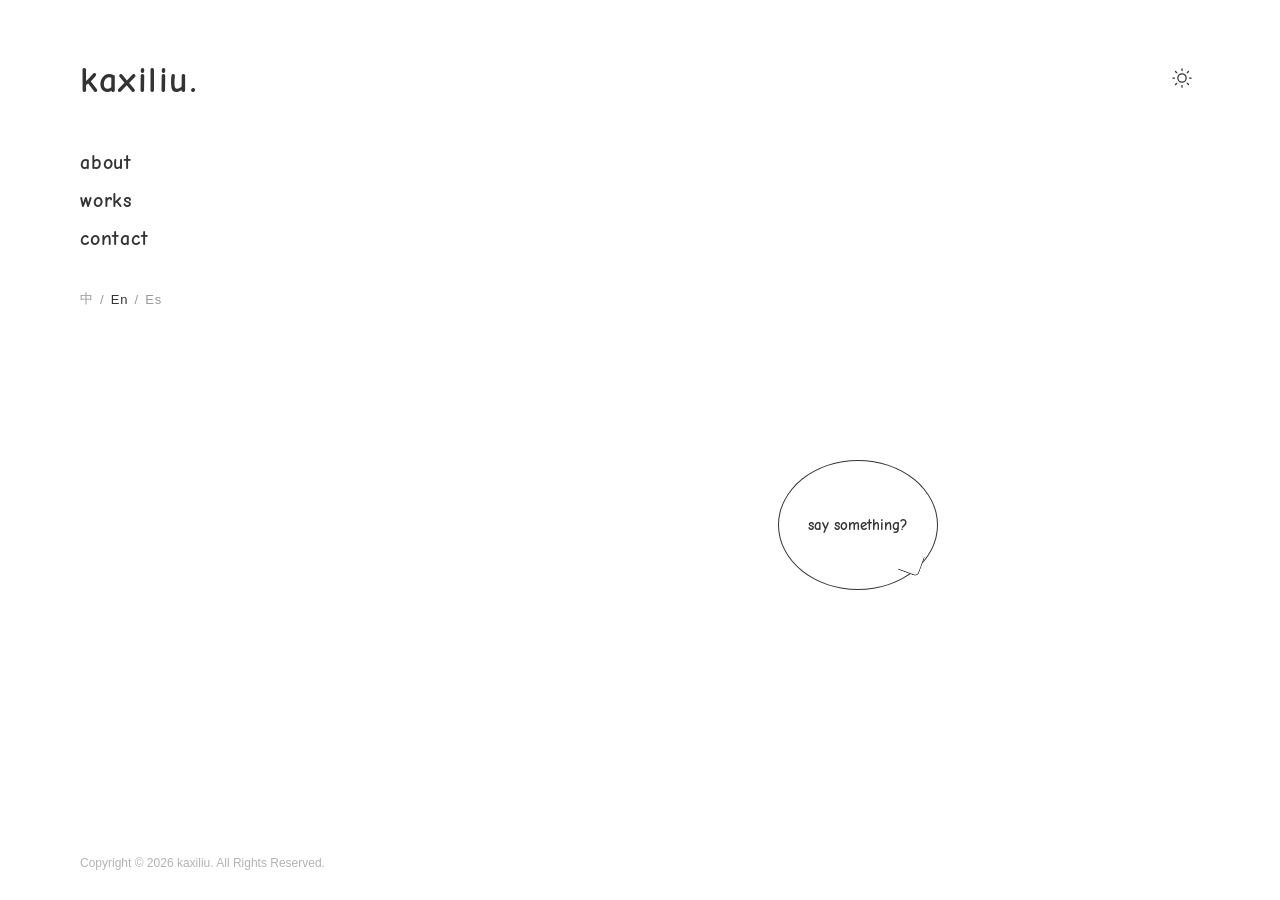
<file: index.html>
<!DOCTYPE html>
<html lang="en">

<head>
    <meta charset="UTF-8">
    <meta name="viewport" content="width=device-width, initial-scale=1.0">
    <title>kaxiliu.</title>
    <link rel="preconnect" href="https://fonts.googleapis.com">
    <link rel="preconnect" href="https://fonts.gstatic.com" crossorigin>
    <link href="https://fonts.googleapis.com/css2?family=Comic+Neue:wght@400;700&display=swap" rel="stylesheet">
    <link rel="stylesheet" href="style.css">
    
    <script>
        if (localStorage.getItem('theme') === 'dark') {
            document.documentElement.classList.add('dark-mode');
        }
    </script>
</head>

<body>

    <button id="theme-toggle" class="theme-toggle" aria-label="切换主题">
        <svg class="sun-icon" xmlns="http://www.w3.org/2000/svg" width="20" height="20" viewBox="0 0 24 24" fill="none"
            stroke="currentColor" stroke-width="1.5" stroke-linecap="round" stroke-linejoin="round">
            <circle cx="12" cy="12" r="5"></circle>
            <line x1="12" y1="1" x2="12" y2="3"></line>
            <line x1="12" y1="21" x2="12" y2="23"></line>
            <line x1="4.22" y1="4.22" x2="5.64" y2="5.64"></line>
            <line x1="18.36" y1="18.36" x2="19.78" y2="19.78"></line>
            <line x1="1" y1="12" x2="3" y2="12"></line>
            <line x1="21" y1="12" x2="23" y2="12"></line>
            <line x1="4.22" y1="19.78" x2="5.64" y2="18.36"></line>
            <line x1="18.36" y1="5.64" x2="19.78" y2="4.22"></line>
        </svg>
        <svg class="moon-icon" xmlns="http://www.w3.org/2000/svg" width="20" height="20" viewBox="0 0 24 24" fill="none"
            stroke="currentColor" stroke-width="1.5" stroke-linecap="round" stroke-linejoin="round">
            <path d="M21 12.79A9 9 0 1 1 11.21 3 7 7 0 0 0 21 12.79z"></path>
        </svg>
    </button>

    <header class="header">
        <a href="index.html" class="logo" data-en="kaxiliu." data-zh="kaxiliu." data-es="kaxiliu.">kaxiliu.</a>
        <nav class="nav">
            <a href="about.html" data-en="about" data-zh="关于" data-es="sobre mí">about</a>
            <a href="works.html" data-en="works" data-zh="作品" data-es="proyectos">works</a>
            <a href="contact.html" data-en="contact" data-zh="联系" data-es="contacto">contact</a>
        </nav>

        <div class="lang-switch">
            <button id="lang-zh" onclick="switchLang('zh')">中</button>
            <span class="divider">/</span>
            <button id="lang-en" class="active" onclick="switchLang('en')">En</button>
            <span class="divider">/</span>
            <button id="lang-es" onclick="switchLang('es')">Es</button>
        </div>
    </header>

    <main class="illustration-container">
        <div class="scene-wrap">
            <div class="speech-bubble">
                <span data-en="say something?" data-zh="说点什么？" data-es="¿dime algo?">say something?</span>
            </div>

        </div>
    </main>

    <footer class="footer">
        <p>Copyright © 2026 kaxiliu. All Rights Reserved.</p>
    </footer>

     <script src="script.js"></script>
</body>
</html>
</file>
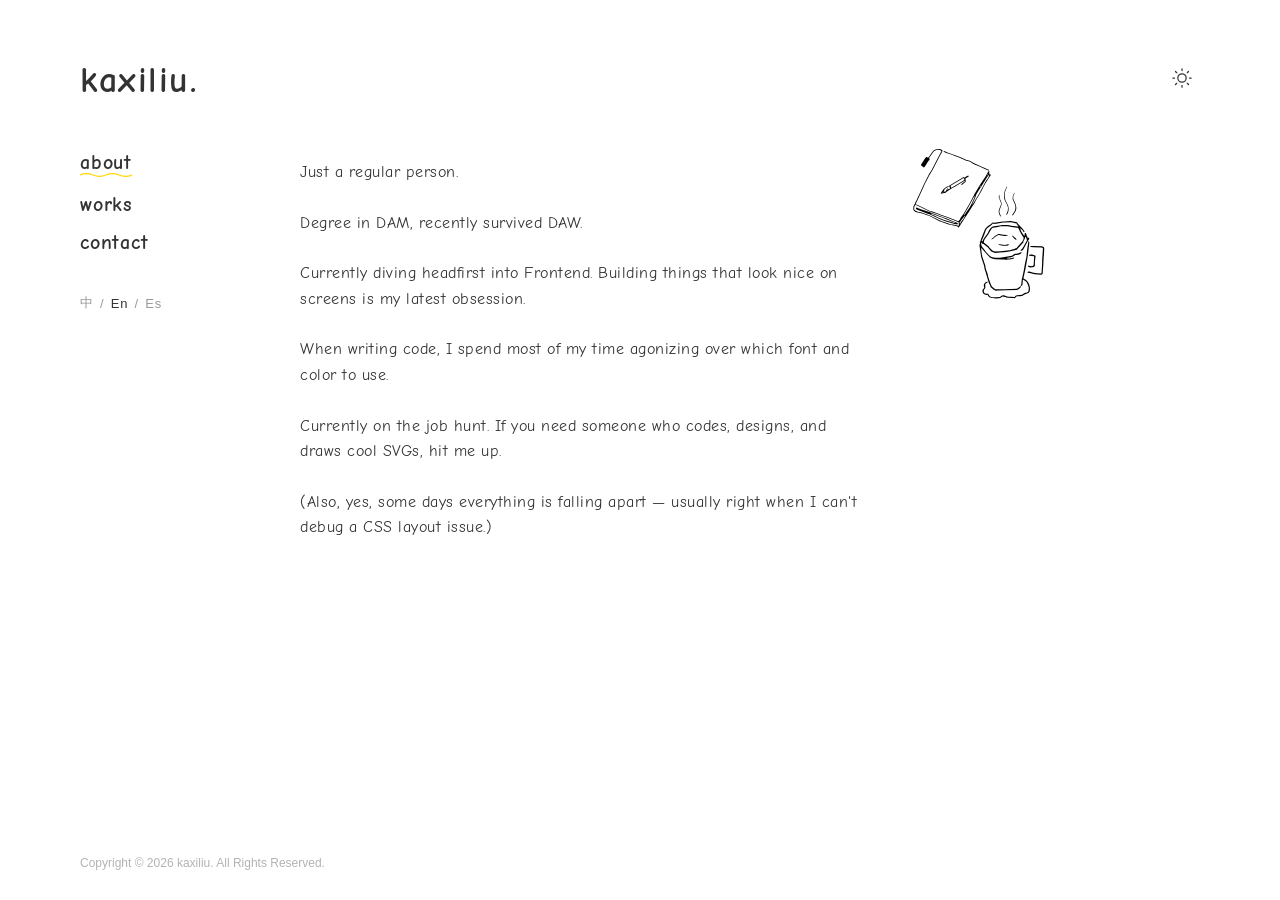
<file: about.html>
<!DOCTYPE html>
<html lang="en">

<head>
    <meta charset="UTF-8">
    <meta name="viewport" content="width=device-width, initial-scale=1.0">
    <title>About - kaxiliu.</title>
    <link rel="preconnect" href="https://fonts.googleapis.com">
    <link rel="preconnect" href="https://fonts.gstatic.com" crossorigin>
    <link href="https://fonts.googleapis.com/css2?family=Comic+Neue:wght@400;700&display=swap" rel="stylesheet">
    <link rel="stylesheet" href="style.css">

    <script>
        if (localStorage.getItem('theme') === 'dark') {
            document.documentElement.classList.add('dark-mode');
        }
    </script>
</head>

<body>

    <button id="theme-toggle" class="theme-toggle" aria-label="切换主题">
        <svg class="sun-icon" xmlns="http://www.w3.org/2000/svg" width="20" height="20" viewBox="0 0 24 24" fill="none"
            stroke="currentColor" stroke-width="1.5" stroke-linecap="round" stroke-linejoin="round">
            <circle cx="12" cy="12" r="5"></circle>
            <line x1="12" y1="1" x2="12" y2="3"></line>
            <line x1="12" y1="21" x2="12" y2="23"></line>
            <line x1="4.22" y1="4.22" x2="5.64" y2="5.64"></line>
            <line x1="18.36" y1="18.36" x2="19.78" y2="19.78"></line>
            <line x1="1" y1="12" x2="3" y2="12"></line>
            <line x1="21" y1="12" x2="23" y2="12"></line>
            <line x1="4.22" y1="19.78" x2="5.64" y2="18.36"></line>
            <line x1="18.36" y1="5.64" x2="19.78" y2="4.22"></line>
        </svg>
        <svg class="moon-icon" xmlns="http://www.w3.org/2000/svg" width="20" height="20" viewBox="0 0 24 24" fill="none"
            stroke="currentColor" stroke-width="1.5" stroke-linecap="round" stroke-linejoin="round">
            <path d="M21 12.79A9 9 0 1 1 11.21 3 7 7 0 0 0 21 12.79z"></path>
        </svg>
    </button>

  
    <header class="header">
        <a href="index.html" class="logo" data-en="kaxiliu." data-zh="kaxiliu."
            data-es="kaxiliu.">kaxiliu.</a>
        <nav class="nav">
            <a href="about.html" class="active" data-en="about" data-zh="关于" data-es="sobre mí">about</a>
            <a href="works.html" data-en="works" data-zh="作品" data-es="proyectos">works</a>
            <a href="contact.html" data-en="contact" data-zh="联系" data-es="contacto">contact</a>
        </nav>

        <div class="lang-switch">
            <button id="lang-zh" onclick="switchLang('zh')">中</button>
            <span class="divider">/</span>
            <button id="lang-en" class="active" onclick="switchLang('en')">En</button>
            <span class="divider">/</span>
            <button id="lang-es" onclick="switchLang('es')">Es</button>
        </div>
    </header>


    <main class="about-container">

        <div class="about-text">
            <p data-en="Just a regular person." 
               data-zh="一个平平无奇的人类。" 
               data-es="Solo una persona normal.">
               Just a regular person.
            </p>
            
            <p data-en="Degree in DAM, recently survived DAW." 
               data-zh="DAM 毕业，又刚把 DAW 熬完了。" 
               data-es="Titulado en DAM, recientemente sobreviví a DAW.">
               Degree in DAW, recently survived DAM.
            </p>
            
            <p data-en="Currently diving headfirst into Frontend. Building things that look nice on screens is my latest obsession." 
               data-zh="最近一头扎进了前端，觉得在屏幕上敲敲打打、拼凑出漂亮网页比啥都有意思。" 
               data-es="Actualmente sumergiéndome de lleno en el Frontend. Construir cosas que se vean bien en pantalla es mi última obsesión.">
               Currently diving headfirst into Frontend. Building things that look nice on screens is my latest obsession.
            </p>
            
            <p data-en="When writing code, I spend most of my time agonizing over which font and color to use." 
               data-zh="写代码的时候，大部分时间都在纠结用哪个字体和颜色。" 
               data-es="Cuando escribo código, paso la mayor parte del tiempo agonizando sobre qué fuente y color usar.">
               When writing code, I spend most of my time agonizing over which font and color to use.
            </p>
            
            <p data-en="Currently on the job hunt. If you need someone who codes, designs, and draws cool SVGs, hit me up." 
               data-zh="正在狂投简历中，如果你觉得我有点意思，或者缺个会用 CSS 画图的人，随时滴滴我。" 
               data-es="Actualmente buscando trabajo. Si necesitas a alguien que programe, diseñe y dibuje SVGs geniales, contáctame.">
               Currently on the job hunt. If you need someone who codes, designs, and draws cool SVGs, hit me up.
            </p>
            
            <p data-en="(Also, yes, some days everything is falling apart — usually right when I can't debug a CSS layout issue.)" 
               data-zh="（当然，偶尔也会觉得一切都在分崩离析，比如查 bug 找不到原因的时候。）" 
               data-es="(Además, sí, algunos días todo se desmorona — generalmente justo cuando no puedo encontrar el error en un diseño CSS.)">
               (Also, yes, some days everything is falling apart — usually right when I can't debug a CSS layout issue.)
            </p>
        </div>


        <div class="cafe-svg-wrapper">
            <img src="assets/cafe.svg" alt="cafe illustration" class="cafe-svg light-svg">
        </div>
    </main>

    <footer class="footer">
        <p>Copyright © 2026 kaxiliu. All Rights Reserved.</p>
    </footer>

    <script src="script.js"></script>
</body>

</html>
</file>
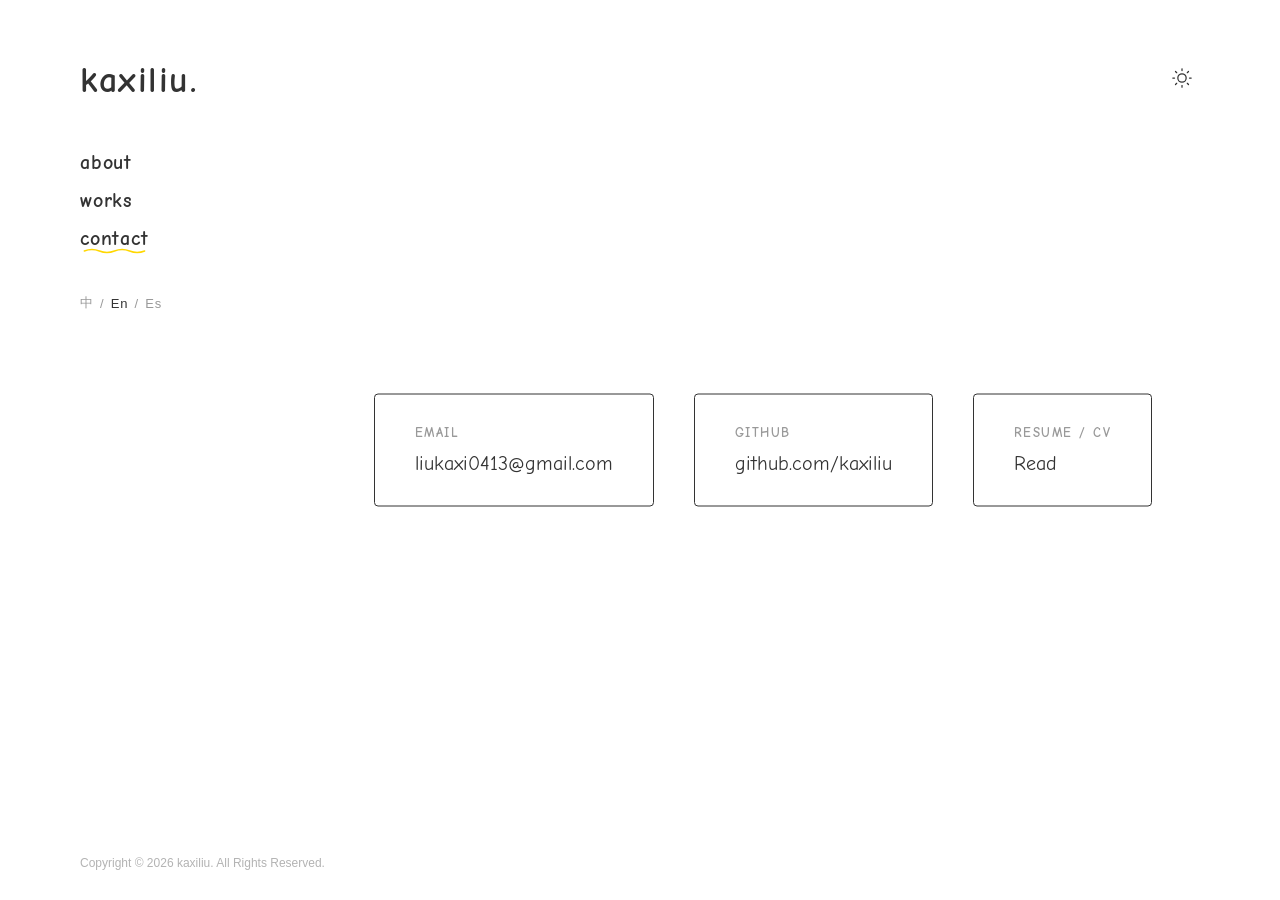
<file: contact.html>
<!DOCTYPE html>
<html lang="en">

<head>
    <meta charset="UTF-8">
    <meta name="viewport" content="width=device-width, initial-scale=1.0">
    <title>Contact - kaxiliu.</title>
    <link rel="preconnect" href="https://fonts.googleapis.com">
    <link rel="preconnect" href="https://fonts.gstatic.com" crossorigin>
    <link href="https://fonts.googleapis.com/css2?family=Comic+Neue:wght@400;700&display=swap" rel="stylesheet">
    <link rel="stylesheet" href="style.css">

    <script>
        if (localStorage.getItem('theme') === 'dark') {
            document.documentElement.classList.add('dark-mode');
        }
    </script>
</head>

<body>


    <button id="theme-toggle" class="theme-toggle" aria-label="切换主题">
        <svg class="sun-icon" xmlns="http://www.w3.org/2000/svg" width="20" height="20" viewBox="0 0 24 24" fill="none"
            stroke="currentColor" stroke-width="1.5" stroke-linecap="round" stroke-linejoin="round">
            <circle cx="12" cy="12" r="5"></circle>
            <line x1="12" y1="1" x2="12" y2="3"></line>
            <line x1="12" y1="21" x2="12" y2="23"></line>
            <line x1="4.22" y1="4.22" x2="5.64" y2="5.64"></line>
            <line x1="18.36" y1="18.36" x2="19.78" y2="19.78"></line>
            <line x1="1" y1="12" x2="3" y2="12"></line>
            <line x1="21" y1="12" x2="23" y2="12"></line>
            <line x1="4.22" y1="19.78" x2="5.64" y2="18.36"></line>
            <line x1="18.36" y1="5.64" x2="19.78" y2="4.22"></line>
        </svg>
        <svg class="moon-icon" xmlns="http://www.w3.org/2000/svg" width="20" height="20" viewBox="0 0 24 24" fill="none"
            stroke="currentColor" stroke-width="1.5" stroke-linecap="round" stroke-linejoin="round">
            <path d="M21 12.79A9 9 0 1 1 11.21 3 7 7 0 0 0 21 12.79z"></path>
        </svg>
    </button>


    <header class="header">
        <a href="index.html" class="logo" data-en="kaxiliu." data-zh="kaxiliu." data-es="kaxiliu.">kaxiliu.</a>
        <nav class="nav">
            <a href="about.html" data-en="about" data-zh="关于" data-es="sobre mí">about</a>
            <a href="works.html" data-en="works" data-zh="作品" data-es="proyectos">works</a>
            <a href="contact.html" class="active" data-en="contact" data-zh="联系" data-es="contacto">contact</a>
        </nav>

        <div class="lang-switch">
            <button id="lang-zh" onclick="switchLang('zh')">中</button>
            <span class="divider">/</span>
            <button id="lang-en" class="active" onclick="switchLang('en')">En</button>
            <span class="divider">/</span>
            <button id="lang-es" onclick="switchLang('es')">Es</button>
        </div>
    </header>


    <main class="contact-container">
        <div class="contact-list">

            <!-- Email-->
            <div class="contact-item">
                <span class="contact-label">Email</span>
                <a href="liukaxi0413@gmail.com" class="contact-link">liukaxi0413@gmail.com</a>
            </div>

            <!-- Github -->
            <div class="contact-item">
                <span class="contact-label">GitHub</span>
                <a href="https://github.com/kaxiliu" target="_blank" rel="noopener noreferrer"
                    class="contact-link">github.com/kaxiliu</a>
            </div>

            <!-- Resume -->
            <div class="contact-item">
                <span class="contact-label">Resume / CV</span>
                  <a href="assets/cv.pdf" target="_blank" download class="contact-link">
                   Read
                </a>
            </div>

        </div>
    </main>

    <footer class="footer">
        <p>Copyright © 2026 kaxiliu. All Rights Reserved.</p>
    </footer>

   <script src="script.js"></script>
</body>

</html>
</file>
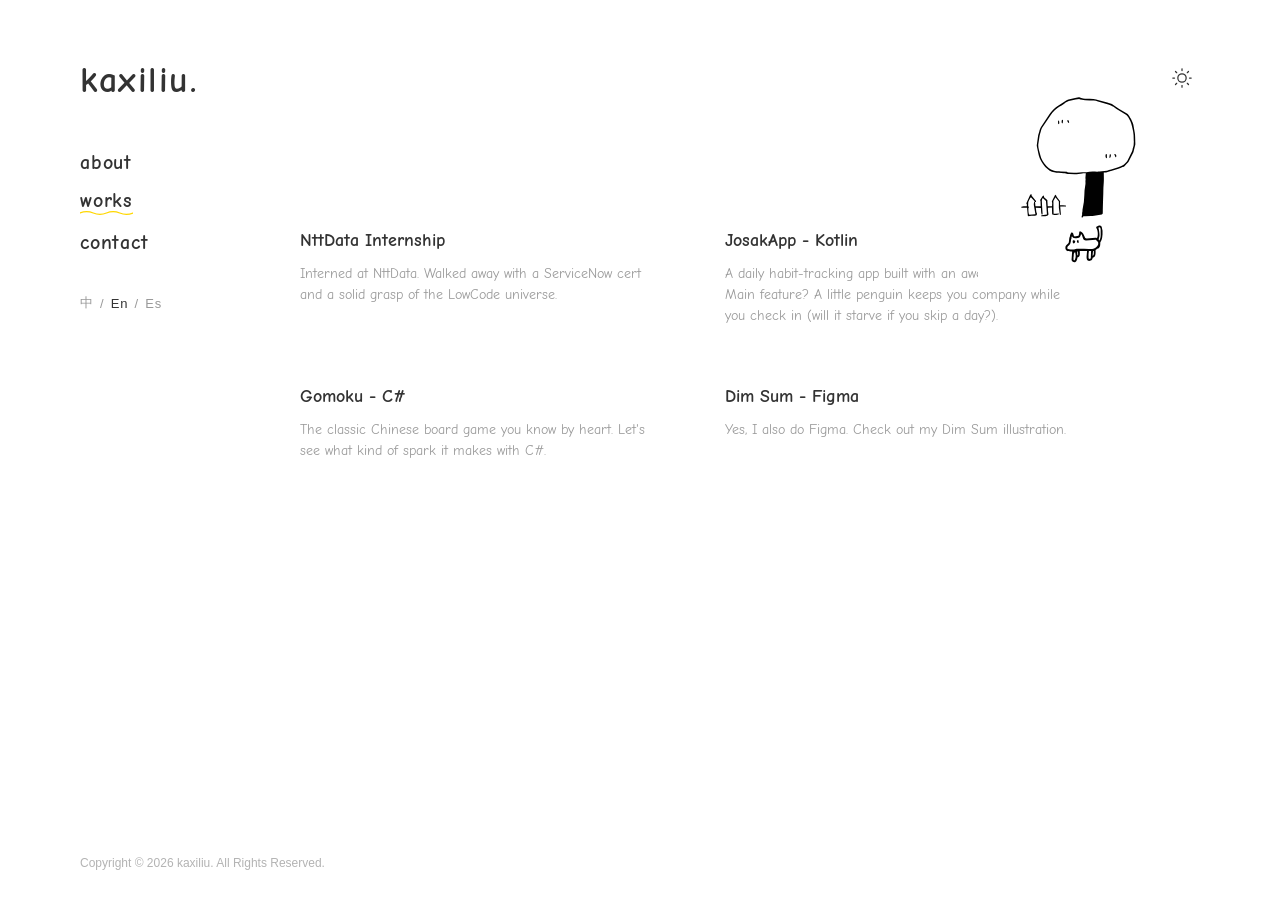
<file: works.html>
<!DOCTYPE html>
<html lang="en">

<head>
    <meta charset="UTF-8">
    <meta name="viewport" content="width=device-width, initial-scale=1.0">
    <title>Works - kaxiliu.</title>
    <link rel="preconnect" href="https://fonts.googleapis.com">
    <link rel="preconnect" href="https://fonts.gstatic.com" crossorigin>
    <link href="https://fonts.googleapis.com/css2?family=Comic+Neue:wght@400;700&display=swap" rel="stylesheet">
    <link rel="stylesheet" href="style.css">

    <script>
        if (localStorage.getItem('theme') === 'dark') {
            document.documentElement.classList.add('dark-mode');
        }
    </script>
</head>

<body>

    <button id="theme-toggle" class="theme-toggle" aria-label="切换主题">
        <svg class="sun-icon" xmlns="http://www.w3.org/2000/svg" width="20" height="20" viewBox="0 0 24 24" fill="none"
            stroke="currentColor" stroke-width="1.5" stroke-linecap="round" stroke-linejoin="round">
            <circle cx="12" cy="12" r="5"></circle>
            <line x1="12" y1="1" x2="12" y2="3"></line>
            <line x1="12" y1="21" x2="12" y2="23"></line>
            <line x1="4.22" y1="4.22" x2="5.64" y2="5.64"></line>
            <line x1="18.36" y1="18.36" x2="19.78" y2="19.78"></line>
            <line x1="1" y1="12" x2="3" y2="12"></line>
            <line x1="21" y1="12" x2="23" y2="12"></line>
            <line x1="4.22" y1="19.78" x2="5.64" y2="18.36"></line>
            <line x1="18.36" y1="5.64" x2="19.78" y2="4.22"></line>
        </svg>
        <svg class="moon-icon" xmlns="http://www.w3.org/2000/svg" width="20" height="20" viewBox="0 0 24 24" fill="none"
            stroke="currentColor" stroke-width="1.5" stroke-linecap="round" stroke-linejoin="round">
            <path d="M21 12.79A9 9 0 1 1 11.21 3 7 7 0 0 0 21 12.79z"></path>
        </svg>
    </button>

    <header class="header">
        <a href="index.html" class="logo" data-en="kaxiliu." data-zh="kaxiliu."
            data-es="kaxiliu.">kaxiliu.</a>
        <nav class="nav">
            <a href="about.html" data-en="about" data-zh="关于" data-es="sobre mí">about</a>
            <a href="works.html" class="active" data-en="works" data-zh="作品" data-es="proyectos">works</a>
            <a href="contact.html" data-en="contact" data-zh="联系" data-es="contacto">contact</a>
        </nav>

        <div class="lang-switch">
            <button id="lang-zh" onclick="switchLang('zh')">中</button>
            <span class="divider">/</span>
            <button id="lang-en" class="active" onclick="switchLang('en')">En</button>
            <span class="divider">/</span>
            <button id="lang-es" onclick="switchLang('es')">Es</button>
        </div>
    </header>


    <main class="works-container">


        <div class="works-illustration">
            <img src="assets/tree.svg" alt="works illustration" class="works-svg light-svg">
        </div>


        <div class="works-grid">
            

            <div class="work-item">
                <a href="https://www.credly.com/badges/d9f6ac39-d39b-424d-b3e9-ef4b685345e1/linked_in?t=tkf7vd" class="work-title" data-en="NttData Internship" data-zh="NttData 实习" data-es="Prácticas en NttData">NttData Internship</a>
                <p class="work-desc" 
                   data-en="Interned at NttData. Walked away with a ServiceNow cert and a solid grasp of the LowCode universe." 
                   data-zh="在 NttData 摸爬滚打过一段时间。顺手拿了个 ServiceNow 证书，顺便也对 LowCode 的世界有点了解。" 
                   data-es="Hice prácticas en NttData. Me llevé una certificación de ServiceNow y una buena comprensión del universo LowCode.">
                   Interned at NttData. Walked away with a ServiceNow cert and a solid grasp of the LowCode universe.
                </p>
            </div>

            <div class="work-item">
                <a href="https://github.com/kaxiliu/JosakApp" class="work-title" data-en="JosakApp - Kotlin" data-zh="JosakApp - Kotlin" data-es="JosakApp - Kotlin">JosakApp - Kotlin</a>
                <p class="work-desc" 
                   data-en="A daily habit-tracking app built with an awesome team. Main feature? A little penguin keeps you company while you check in (will it starve if you skip a day?)." 
                   data-zh="和神仙小组一起搓的日常习惯打卡 App。最大亮点是有只企鹅陪着你打卡（不打卡企鹅会饿吗？）。" 
                   data-es="Una app de seguimiento de hábitos diarios creada con un equipo increíble. ¿La mejor característica? Un pequeño pingüino te acompaña mientras haces check-in.">
                   A daily habit-tracking app built with an awesome team. Main feature? A little penguin keeps you company while you check in (will it starve if you skip a day?).
                </p>
            </div>

            <div class="work-item">
                <a href="https://github.com/kaxiliu/Gobang" class="work-title" data-en="Gomoku - C#" data-zh="五子棋 - C#" data-es="Gomoku - C#">Gomoku - C#</a>
                <p class="work-desc" 
                   data-en="The classic Chinese board game you know by heart. Let's see what kind of spark it makes with C#." 
                   data-zh="耳熟能详的经典中国小游戏，看看它和 C# 能撞出怎么样的火花捏。" 
                   data-es="El clásico juego de mesa chino que todo el mundo conoce. Veamos qué chispa crea con C#.">
                   The classic Chinese board game you know by heart. Let's see what kind of spark it makes with C#.
                </p>
            </div>

            <div class="work-item">
                <a href="https://www.figma.com/proto/2jyu3BPTPk8IImpllDqX5j/Men%C3%BA-de-Restaurante?node-id=22-3&starting-point-node-id=22%3A3" class="work-title" data-en="Dim Sum - Figma" data-zh="广式早茶 - Figma" data-es="Dim Sum - Figma">Dim Sum - Figma</a>
                <p class="work-desc" 
                   data-en="Yes, I also do Figma. Check out my Dim Sum illustration." 
                   data-zh="本人也会点 Figma，来康康我画的广式早茶（画饼充饥版）。" 
                   data-es="Sí, también hago Figma. Echa un vistazo a mi ilustración de Dim Sum">
                   Yes, I also do Figma. Check out my Dim Sum illustration.
                </p>
            </div>

        </div>

    </main>

    <footer class="footer">
        <p>Copyright © 2026 kaxiliu. All Rights Reserved.</p>
    </footer>


    <script src="script.js"></script>
</body>

</html>
</file>
<file: style.css>
:root {
    --bg-color: #ffffff;
    --text-color: #333333;
    --text-muted: #999999;
    --text-light: #b3b3b3;
    --svg-stroke: #333333;
}

.dark-mode {
    --bg-color: #121212;
    --text-color: #e0e0e0;
    --text-muted: #777777;
    --text-light: #666666;
    --svg-stroke: #e0e0e0;
}

* {
    margin: 0;
    padding: 0;
    box-sizing: border-box;
}

body {
    font-family: 'Comic Neue', -apple-system, BlinkMacSystemFont, "PingFang SC", "Microsoft YaHei", sans-serif;
    background-color: var(--bg-color);
    color: var(--text-color);
    height: 100vh;
    width: 100vw;
    position: relative;
    overflow: hidden;
    transition: background-color 0.4s ease, color 0.4s ease;
}




.theme-toggle {
    position: absolute;
    top: 60px;
    right: 80px;
    background: none;
    border: none;
    cursor: pointer;
    color: var(--text-color);
    padding: 8px;
    border-radius: 50%;
    display: flex;
    align-items: center;
    justify-content: center;
    transition: color 0.4s ease, background-color 0.2s ease;
    z-index: 10;
}

.theme-toggle:hover {
    background-color: rgba(128, 128, 128, 0.1);
}

.sun-icon { display: block; }
.moon-icon { display: none; }
.dark-mode .sun-icon { display: none; }
.dark-mode .moon-icon { display: block; }


.header {
    position: absolute;
    top: 60px;
    left: 80px;
    z-index: 10;
}

.logo { 
    display: block;
    font-size: 36px; 
    font-weight: 700; 
    letter-spacing: 1.5px; 
    margin-bottom: 50px; 
    color: var(--text-color); 
    text-decoration: none; 
    transition: opacity 0.3s ease;
}

.logo:hover { opacity: 0.7; }

.nav {
    display: flex;
    flex-direction: column;
    gap: 15px;
    margin-bottom: 40px;
}

.nav a {
    position: relative;
    text-decoration: none;
    color: var(--text-color);
    font-size: 20px;
    font-weight: 700;
    letter-spacing: 0.8px;
    width: fit-content;
    transition: color 0.4s ease;
}

.nav a.active {
    background-image: url("data:image/svg+xml,%3Csvg width='100' height='10' viewBox='0 0 100 10' xmlns='http://www.w3.org/2000/svg'%3E%3Cpath d='M0,5 Q12.5,0 25,5 T50,5 T75,5 T100,5' stroke='%23FFD700' stroke-width='2.5' fill='none' stroke-linecap='round'/%3E%3C/svg%3E");
    background-repeat: no-repeat;
    background-position: bottom center;
    background-size: 100% 6px;
    padding-bottom: 4px;
}

.nav a:hover:not(.active) { opacity: 0.6; }


.lang-switch {
    font-size: 13px;
    display: flex;
    align-items: center;
    gap: 4px;
    font-family: -apple-system, BlinkMacSystemFont, "PingFang SC", sans-serif;
    font-weight: 300;
    letter-spacing: 1px;
}

.lang-switch button {
    background: none;
    border: none;
    cursor: pointer;
    font-size: 13px;
    padding: 0;
    color: var(--text-muted);
    transition: color 0.2s ease;
    font-family: inherit;
    font-weight: inherit;
    letter-spacing: inherit;
}

.lang-switch button.active {
    color: var(--text-color);
    font-weight: 400;
}

.divider {
    color: var(--text-muted);
    font-size: 13px;
    margin: 0 2px;
    font-family: inherit;
    font-weight: 300;
}


.footer {
    position: absolute;
    bottom: 30px;
    left: 80px;
    font-size: 12px;
    color: var(--text-light);
    font-family: -apple-system, BlinkMacSystemFont, "PingFang SC", sans-serif;
    font-weight: 300;
    transition: color 0.4s ease;
}


.light-svg { display: block; }
.dark-svg { display: none; }

.dark-mode .light-svg { display: none; }
.dark-mode .dark-svg { display: block; }



.illustration-container {
    position: absolute;
    right: 8%;
    bottom: 10%;
    width: 500px;
    height: 400px;
}

.scene-wrap {
    position: relative;
    width: 100%;
    height: 100%;
}

.speech-bubble {
    position: absolute;
    top: 50px;
    left: 100px;
    width: 160px;
    height: 130px;
    border: 1.5px solid var(--svg-stroke);
    border-radius: 50%;
    display: flex;
    align-items: center;
    justify-content: center;
    font-size: 15px;
    font-weight: 700;
    z-index: 2;
    transition: border-color 0.4s ease;
}

.speech-bubble::after {
    content: '';
    position: absolute;
    bottom: 15px;
    right: 15px;
    width: 20px;
    height: 20px;
    border-bottom: 1.5px solid var(--svg-stroke);
    border-right: 1.5px solid var(--svg-stroke);
    background-color: var(--bg-color);
    transform: rotate(20deg);
    border-radius: 0 0 5px 0;
    transition: border-color 0.4s ease, background-color 0.4s ease;
}



.my-svg {
    width: 100%;
    height: auto;
    display: block;
}



.about-container {
    position: absolute;
    top: 160px;
    left: 300px;
    right: 10%; 
    bottom: 80px;
    display: flex;
    justify-content: space-between;
    align-items: flex-start;
    z-index: 5;
}

.about-text {
    width: 70%;
    display: flex;
    flex-direction: column;
    gap: 25px;
    font-size: 16px;
    line-height: 1.6;
    color: var(--text-color);
    letter-spacing: 0.5px;
}

html[lang="zh"] .about-text {
    font-size: 15px;
    letter-spacing: 1px;
    line-height: 1.8;
}

.cafe-svg-wrapper {
    width: 250px;
    margin-top: -20px;
    margin-right: 40px; 
}

.cafe-svg {
    width: 100%;
    height: auto;
    display: block;
}



.works-container {
    position: absolute;
    top: 150px;
    left: 300px;
    right: 8%;
    bottom: 80px;
    z-index: 5;
}

.works-illustration {
    position: absolute;
    top: -70px;
    right: 0;
    width: 200px;
    z-index: 1;
}

.works-svg {
    width: 100%;
    height: auto;
    display: block;
}

.works-grid {
    display: grid;
    grid-template-columns: 1fr 1fr;
    column-gap: 50px;
    row-gap: 60px;
    max-width: 800px;
    margin-top: 80px; 
}

.work-item {
    display: flex;
    flex-direction: column;
    gap: 12px;
}

.work-title {
    font-size: 18px;
    font-weight: 700;
    color: var(--text-color);
    margin: 0;
    text-decoration: none; 
    width: fit-content;
    transition: opacity 0.3s ease;
}

.work-title:hover {
    opacity: 0.6;
}

.work-desc {
    font-size: 14px;
    line-height: 1.5;
    color: var(--text-muted);
    max-width: 350px;
}

html[lang="zh"] .work-desc {
    font-size: 14px;
    letter-spacing: 0.5px;
}


.contact-container {
    position: absolute;
    top: 50%;
    right: 10%;
    transform: translateY(-50%);
    z-index: 10;
}

.contact-list {
    display: flex;
    flex-direction: row;
    gap: 40px;
}

.contact-item {
    display: flex;
    flex-direction: column;
    gap: 12px;
    border: 1.5px solid var(--svg-stroke);
    padding: 30px 40px;
    border-radius: 4px;
    transition: border-color 0.3s ease, transform 0.3s ease;
}

.contact-item:hover {
    border-color: var(--text-color);
    transform: translateY(-5px);
}

.contact-label {
    font-size: 13px;
    color: var(--text-muted);
    text-transform: uppercase;
    letter-spacing: 1.5px;
    font-weight: 700;
}

.contact-link {
    font-size: 20px;
    color: var(--text-color);
    text-decoration: none;
    border-bottom: 1.5px solid transparent;
    transition: border-color 0.3s ease;
}

.contact-link:hover {
    border-bottom-color: var(--text-color);
}



@media (max-width: 900px) {
    .header { top: 30px; left: 30px; }
    .logo { margin-bottom: 30px; }
    .footer { left: 30px; bottom: 20px; }
    .theme-toggle { top: 30px; right: 30px; }
}

@media (max-width: 768px) {
    body {
        height: auto;
        min-height: 100vh;
        overflow-y: auto;
        overflow-x: hidden;
        padding: 30px;
        display: flex;
        flex-direction: column;
        gap: 40px;
    }

    .header {
        position: relative;
        top: auto;
        left: auto;
        width: 100%;
        display: flex;
        flex-direction: column;
        gap: 20px;
    }

    .logo { margin-bottom: 0; font-size: 28px; }

    .nav { flex-direction: row; flex-wrap: wrap; gap: 20px; margin-bottom: 0; }
    .nav a { font-size: 16px; }

    .lang-switch {
        position: absolute;
        top: 12px;
        right: 45px;
        font-size: 14px;
    }
    .lang-switch .divider { display: none; }
    .lang-switch button { margin-left: 8px; }

    .theme-toggle { position: absolute; top: 8px; right: 0; margin: 0; }


    .illustration-container {
        position: relative;
        right: auto;
        bottom: auto;
        width: 100%;
        height: 350px;
        margin-top: 20px;
        transform: scale(0.9);
        transform-origin: center center;
    }
    .svg-wrapper { right: 0; left: 0; margin: 0 auto; }
    .speech-bubble { left: 50%; transform: translateX(-50%); top: -30px; }


    .about-container {
        position: relative;
        top: auto; left: auto; right: auto; bottom: auto;
        width: 100%;
        margin-top: 20px;
        flex-direction: column;
        gap: 40px;
    }
    .cafe-svg-wrapper { order: -1; margin: 0 auto; width: 200px; }
    .about-text { width: 100%; font-size: 15px; padding: 0 10px; }
    html[lang="zh"] .about-text { font-size: 14px; }


    .works-container {
        position: relative;
        top: auto; left: auto; right: auto; bottom: auto;
        margin-top: 20px;
        padding: 0 10px;
    }
    .works-illustration { position: relative; top: auto; right: auto; margin: 0 auto 40px auto; width: 150px; }
    .works-grid { grid-template-columns: 1fr; gap: 40px; margin-top: 0; }
    .work-desc { max-width: 100%; }


    .contact-container {
        position: relative;
        top: auto; right: auto; transform: none;
        max-width: 100%;
        padding: 0;
        margin-top: 20px;
    }
    .contact-list { flex-direction: column; gap: 20px; justify-content: flex-start; }
    .contact-item { width: 100%; min-width: 100%; padding: 20px; }


    .footer {
        position: relative;
        bottom: auto; left: auto;
        margin-top: auto;
        padding-top: 40px;
        text-align: left;
    }
}

@media (max-width: 600px) {
    .illustration-container { transform: scale(0.6); right: 0; bottom: 10%; }
}
</file>
